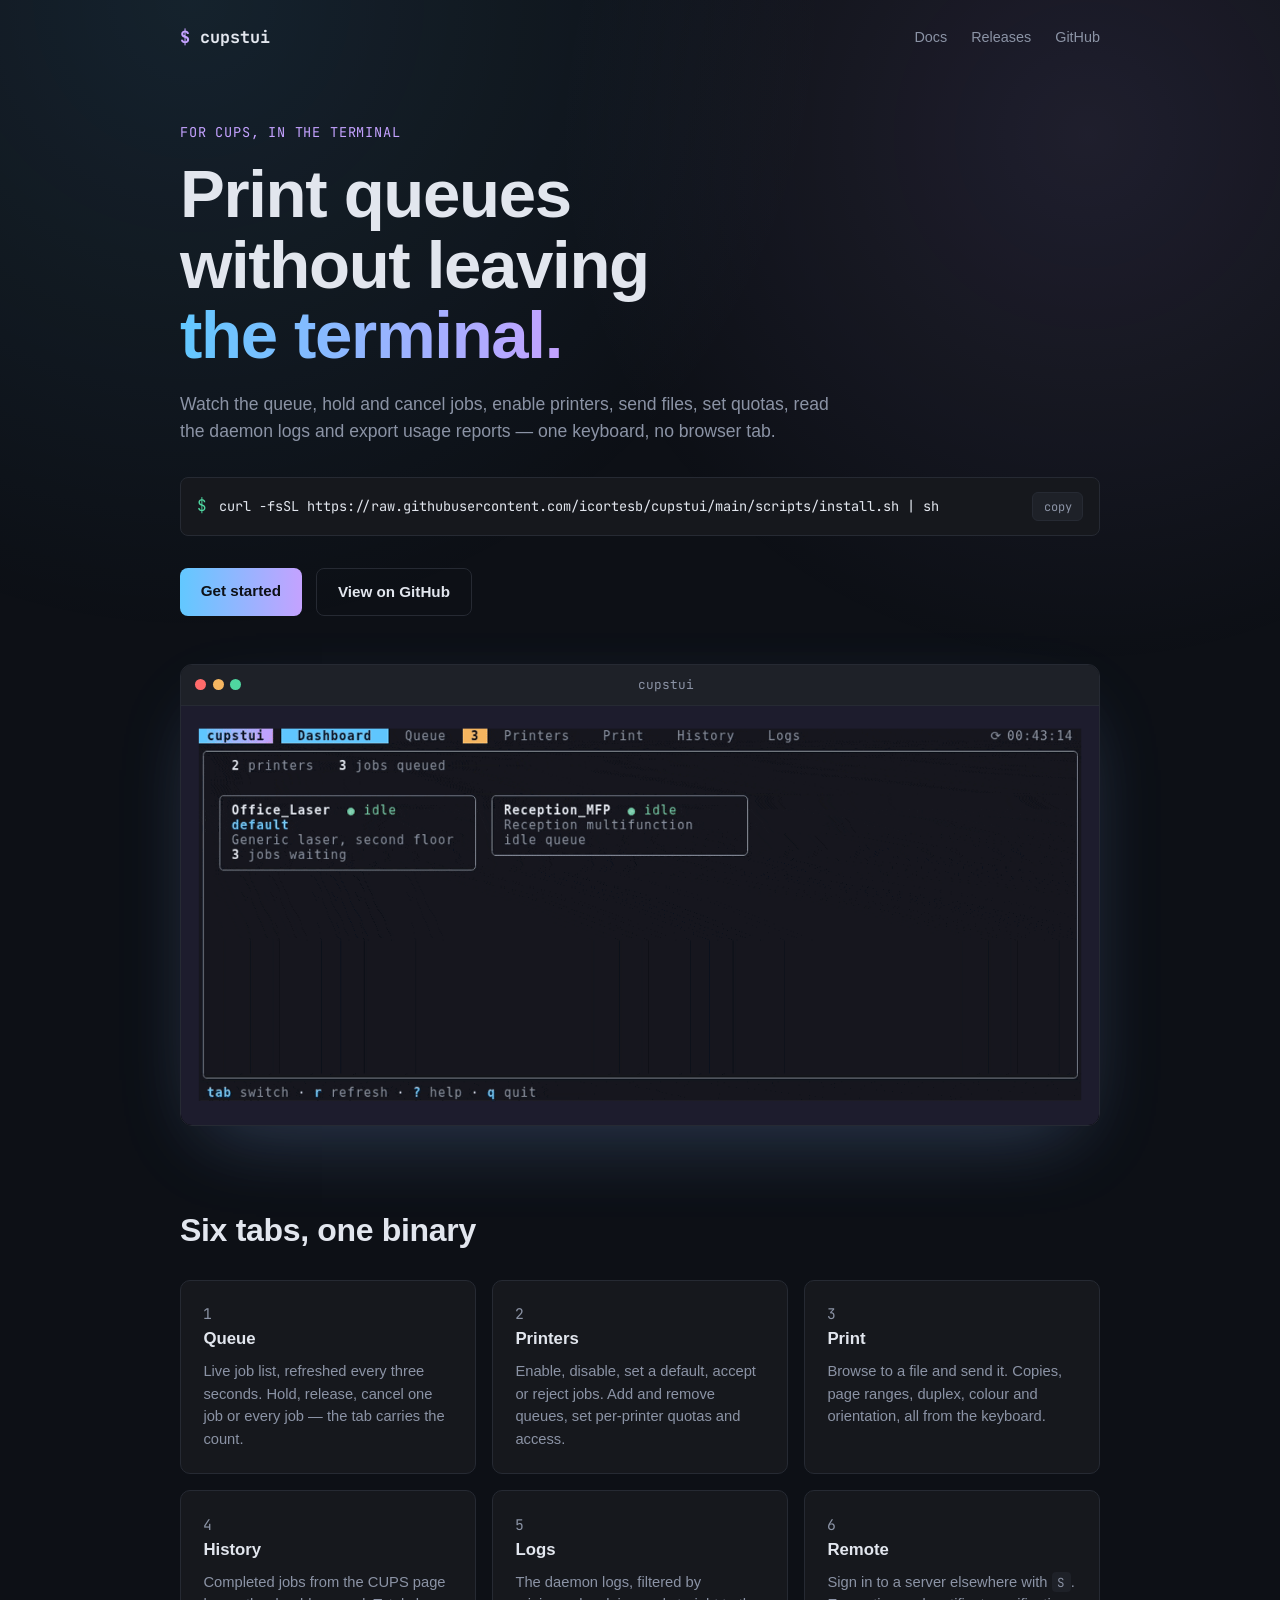
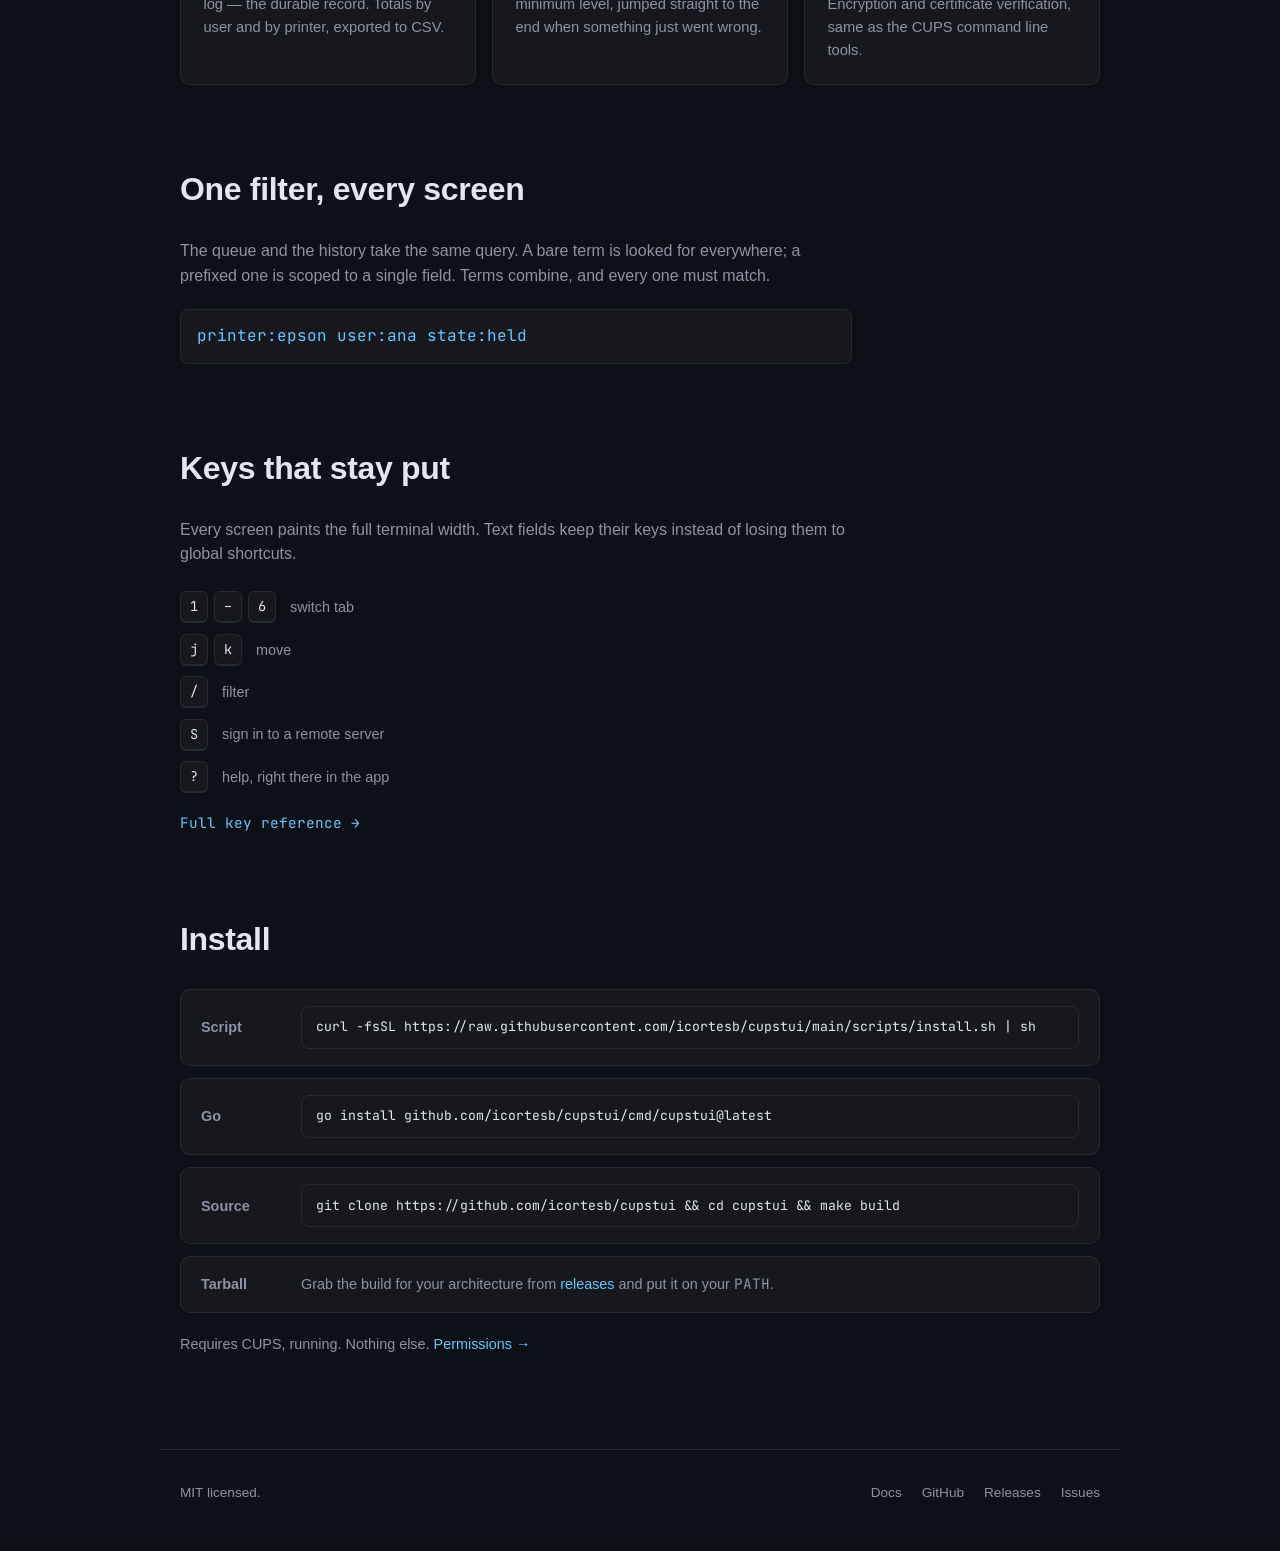
<file: landing/index.html>
<!doctype html>
<html lang="en">
<head>
<meta charset="utf-8">
<meta name="viewport" content="width=device-width, initial-scale=1">
<title>cupstui — a terminal interface for CUPS</title>
<meta name="description" content="Watch the print queue, cancel and hold jobs, manage printers, send files, set quotas, read the daemon logs and export usage reports — without leaving the terminal.">
<meta property="og:title" content="cupstui — a terminal interface for CUPS">
<meta property="og:description" content="Watch the print queue, cancel and hold jobs, manage printers, send files, set quotas, read the daemon logs and export usage reports — without leaving the terminal.">
<meta property="og:type" content="website">
<meta property="og:image" content="assets/demo.gif">
<meta name="theme-color" content="#0d1016">
<link rel="icon" href="assets/favicon.svg" type="image/svg+xml">
<link rel="alternate icon" href="assets/favicon.ico">
<link rel="apple-touch-icon" href="assets/apple-touch-icon.png">
<link rel="preconnect" href="https://fonts.googleapis.com">
<link rel="preconnect" href="https://fonts.gstatic.com" crossorigin>
<link href="https://fonts.googleapis.com/css2?family=JetBrains+Mono:wght@400;500;600;700;800&display=swap" rel="stylesheet">
<link rel="stylesheet" href="styles.css">
<link rel="canonical" href="https://icortesb.github.io/cupstui-web/">
<script type="application/ld+json">
{
  "@context": "https://schema.org",
  "@type": "SoftwareApplication",
  "name": "cupstui",
  "applicationCategory": "UtilitiesApplication",
  "operatingSystem": "Linux, BSD",
  "description": "A terminal interface for CUPS. Watch the print queue, cancel and hold jobs, enable and disable printers, send files, add and remove queues, set per-printer quotas, read the daemon logs and export a usage report — without leaving the terminal.",
  "url": "https://icortesb.github.io/cupstui-web/",
  "downloadUrl": "https://github.com/icortesb/cupstui/releases",
  "codeRepository": "https://github.com/icortesb/cupstui",
  "softwareHelp": "https://icortesb.github.io/cupstui-web/docs/",
  "license": "https://github.com/icortesb/cupstui/blob/main/LICENSE",
  "programmingLanguage": "Go",
  "offers": {
    "@type": "Offer",
    "price": "0",
    "priceCurrency": "USD"
  }
}
</script>
</head>
<body>

<div class="noise" aria-hidden="true"></div>

<header class="nav">
  <a class="nav__brand" href="#top">
    <span class="nav__prompt">$</span> cupstui
  </a>
  <nav class="nav__links">
    <a href="docs/">Docs</a>
    <a href="https://github.com/icortesb/cupstui/releases">Releases</a>
    <a href="https://github.com/icortesb/cupstui">GitHub</a>
  </nav>
</header>

<main id="top">

  <section class="hero">
    <p class="hero__kicker">for CUPS, in the terminal</p>
    <h1 class="hero__title">
      Print queues<br>
      without leaving<br>
      <span class="hero__gradient">the terminal.</span>
    </h1>
    <p class="hero__lede">
      Watch the queue, hold and cancel jobs, enable printers, send files,
      set quotas, read the daemon logs and export usage reports — one
      keyboard, no browser tab.
    </p>

    <div class="install" role="group" aria-label="Install command">
      <div class="install__scroll">
        <span class="install__prompt">$</span>
        <code id="install-cmd">curl -fsSL https://raw.githubusercontent.com/icortesb/cupstui/main/scripts/install.sh | sh</code>
      </div>
      <button class="install__copy" id="copy-btn" type="button" aria-label="Copy install command">copy</button>
    </div>

    <div class="hero__ctas">
      <a class="btn btn--primary" href="docs/getting-started/installation">Get started</a>
      <a class="btn btn--ghost" href="https://github.com/icortesb/cupstui">View on GitHub</a>
    </div>
  </section>

  <section class="demo">
    <div class="terminal">
      <div class="terminal__bar">
        <span class="dot dot--red"></span>
        <span class="dot dot--yellow"></span>
        <span class="dot dot--green"></span>
        <span class="terminal__title">cupstui</span>
      </div>
      <img class="terminal__gif" src="assets/demo.gif" alt="Recording of cupstui: the print queue tab with a scoped filter, then the printers tab." width="1140" height="520" loading="eager">
    </div>
  </section>

  <section class="features">
    <h2 class="section-title">Six tabs, one binary</h2>
    <div class="grid">
      <article class="card">
        <p class="card__tag">1</p>
        <h3>Queue</h3>
        <p>Live job list, refreshed every three seconds. Hold, release, cancel one job or every job — the tab carries the count.</p>
      </article>
      <article class="card">
        <p class="card__tag">2</p>
        <h3>Printers</h3>
        <p>Enable, disable, set a default, accept or reject jobs. Add and remove queues, set per-printer quotas and access.</p>
      </article>
      <article class="card">
        <p class="card__tag">3</p>
        <h3>Print</h3>
        <p>Browse to a file and send it. Copies, page ranges, duplex, colour and orientation, all from the keyboard.</p>
      </article>
      <article class="card">
        <p class="card__tag">4</p>
        <h3>History</h3>
        <p>Completed jobs from the CUPS page log — the durable record. Totals by user and by printer, exported to CSV.</p>
      </article>
      <article class="card">
        <p class="card__tag">5</p>
        <h3>Logs</h3>
        <p>The daemon logs, filtered by minimum level, jumped straight to the end when something just went wrong.</p>
      </article>
      <article class="card">
        <p class="card__tag">6</p>
        <h3>Remote</h3>
        <p>Sign in to a server elsewhere with <code>S</code>. Encryption and certificate verification, same as the CUPS command line tools.</p>
      </article>
    </div>
  </section>

  <section class="filter">
    <h2 class="section-title">One filter, every screen</h2>
    <p class="filter__lede">
      The queue and the history take the same query. A bare term is looked
      for everywhere; a prefixed one is scoped to a single field. Terms
      combine, and every one must match.
    </p>
    <pre class="filter__example"><code>printer:epson user:ana state:held</code></pre>
  </section>

  <section class="keys">
    <h2 class="section-title">Keys that stay put</h2>
    <p class="keys__lede">Every screen paints the full terminal width. Text fields keep their keys instead of losing them to global shortcuts.</p>
    <div class="keycap-row">
      <span class="keycap">1</span><span class="keycap">–</span><span class="keycap">6</span>
      <span class="keycap-label">switch tab</span>
    </div>
    <div class="keycap-row">
      <span class="keycap">j</span><span class="keycap">k</span>
      <span class="keycap-label">move</span>
    </div>
    <div class="keycap-row">
      <span class="keycap">/</span>
      <span class="keycap-label">filter</span>
    </div>
    <div class="keycap-row">
      <span class="keycap">S</span>
      <span class="keycap-label">sign in to a remote server</span>
    </div>
    <div class="keycap-row">
      <span class="keycap">?</span>
      <span class="keycap-label">help, right there in the app</span>
    </div>
    <a class="keys__more" href="docs/usage/keys">Full key reference →</a>
  </section>

  <section class="install-full">
    <h2 class="section-title">Install</h2>
    <div class="install-list">
      <div class="install-option">
        <h3>Script</h3>
        <pre><code>curl -fsSL https://raw.githubusercontent.com/icortesb/cupstui/main/scripts/install.sh | sh</code></pre>
      </div>
      <div class="install-option">
        <h3>Go</h3>
        <pre><code>go install github.com/icortesb/cupstui/cmd/cupstui@latest</code></pre>
      </div>
      <div class="install-option">
        <h3>Source</h3>
        <pre><code>git clone https://github.com/icortesb/cupstui &amp;&amp; cd cupstui &amp;&amp; make build</code></pre>
      </div>
      <div class="install-option">
        <h3>Tarball</h3>
        <p>Grab the build for your architecture from <a href="https://github.com/icortesb/cupstui/releases">releases</a> and put it on your <code>PATH</code>.</p>
      </div>
    </div>
    <p class="install-req">Requires CUPS, running. Nothing else. <a href="docs/getting-started/requirements">Permissions →</a></p>
  </section>

</main>

<footer class="footer">
  <div class="footer__row">
    <span>MIT licensed.</span>
    <div class="footer__links">
      <a href="docs/">Docs</a>
      <a href="https://github.com/icortesb/cupstui">GitHub</a>
      <a href="https://github.com/icortesb/cupstui/releases">Releases</a>
      <a href="https://github.com/icortesb/cupstui/issues">Issues</a>
    </div>
  </div>
</footer>

<script src="script.js"></script>
</body>
</html>
</file>
<file: landing/styles.css>
:root {
  --bg: #0d1016;
  --bg-alt: #16181d;
  --bg-alt2: #1e2128;
  --text: #e2e6ee;
  --muted: #8b93a5;
  --accent: #62c8ff;
  --accent2: #c4a2ff;
  --ok: #4fd6a0;
  --warn: #f5b661;
  --err: #ff6b6b;
  --border: #262a33;
  --mono: 'JetBrains Mono', ui-monospace, SFMono-Regular, Menlo, Consolas, monospace;
  --sans: -apple-system, BlinkMacSystemFont, 'Segoe UI', Roboto, Helvetica, Arial, sans-serif;
  --max: 960px;
}

* { box-sizing: border-box; }

html { color-scheme: dark; }

body {
  margin: 0;
  background: var(--bg);
  color: var(--text);
  font-family: var(--sans);
  line-height: 1.55;
  -webkit-font-smoothing: antialiased;
}

.noise {
  position: fixed;
  inset: 0;
  pointer-events: none;
  z-index: 0;
  background:
    radial-gradient(circle at 15% 0%, rgba(98, 200, 255, 0.10), transparent 45%),
    radial-gradient(circle at 85% 15%, rgba(196, 162, 255, 0.10), transparent 40%);
}

a { color: var(--accent); text-decoration: none; }
a:hover { text-decoration: underline; }

code, pre {
  font-family: var(--mono);
}

pre {
  margin: 0;
  padding: 0.9rem 1rem;
  background: var(--bg-alt);
  border: 1px solid var(--border);
  border-radius: 8px;
  overflow-x: auto;
  font-size: 0.85rem;
  color: var(--text);
}

pre code { background: none; padding: 0; }

.nav {
  position: relative;
  z-index: 1;
  max-width: var(--max);
  margin: 0 auto;
  padding: 1.5rem 1.25rem 0;
  display: flex;
  align-items: center;
  justify-content: space-between;
}

.nav__brand {
  font-family: var(--mono);
  font-weight: 700;
  font-size: 1.05rem;
  color: var(--text);
}
.nav__brand:hover { text-decoration: none; color: var(--accent); }
.nav__prompt { color: var(--accent2); }

.nav__links {
  display: flex;
  gap: 1.5rem;
  font-size: 0.9rem;
}
.nav__links a { color: var(--muted); }
.nav__links a:hover { color: var(--text); text-decoration: none; }

main { position: relative; z-index: 1; }

.hero {
  max-width: var(--max);
  margin: 0 auto;
  padding: 4.5rem 1.25rem 3rem;
}

.hero__kicker {
  font-family: var(--mono);
  color: var(--accent2);
  font-size: 0.85rem;
  letter-spacing: 0.06em;
  text-transform: uppercase;
  margin: 0 0 1rem;
}

.hero__title {
  font-size: clamp(2.4rem, 6vw, 4.2rem);
  line-height: 1.05;
  margin: 0 0 1.25rem;
  font-weight: 800;
  letter-spacing: -0.02em;
}

.hero__gradient {
  background: linear-gradient(90deg, var(--accent), var(--accent2));
  -webkit-background-clip: text;
  background-clip: text;
  color: transparent;
}

.hero__lede {
  max-width: 42rem;
  color: var(--muted);
  font-size: 1.1rem;
  margin: 0 0 2rem;
}

.install {
  display: flex;
  align-items: center;
  gap: 0.75rem;
  max-width: 100%;
  background: var(--bg-alt);
  border: 1px solid var(--border);
  border-radius: 8px;
  padding: 0.85rem 1rem;
  margin-bottom: 2rem;
  cursor: pointer;
}
.install:hover { border-color: var(--accent); }

.install__scroll {
  display: flex;
  align-items: center;
  gap: 0.75rem;
  overflow-x: auto;
  min-width: 0;
}

.install__prompt { color: var(--ok); font-family: var(--mono); flex-shrink: 0; }
.install code {
  font-size: 0.85rem;
  color: var(--text);
  white-space: nowrap;
}
.install__copy {
  margin-left: auto;
  flex-shrink: 0;
  background: var(--bg-alt2);
  border: 1px solid var(--border);
  color: var(--muted);
  font-family: var(--mono);
  font-size: 0.75rem;
  padding: 0.35rem 0.65rem;
  border-radius: 6px;
  cursor: pointer;
}
.install__copy:hover { color: var(--text); border-color: var(--accent); }

.hero__ctas {
  display: flex;
  gap: 0.9rem;
  flex-wrap: wrap;
}

.btn {
  display: inline-block;
  padding: 0.7rem 1.3rem;
  border-radius: 8px;
  font-weight: 600;
  font-size: 0.95rem;
}
.btn:hover { text-decoration: none; }

.btn--primary {
  background: linear-gradient(90deg, var(--accent), var(--accent2));
  color: #0d1016;
}
.btn--primary:hover { filter: brightness(1.08); }

.btn--ghost {
  border: 1px solid var(--border);
  color: var(--text);
}
.btn--ghost:hover { border-color: var(--accent); color: var(--accent); }

.demo {
  max-width: var(--max);
  margin: 0 auto;
  padding: 0 1.25rem 5rem;
}

.terminal {
  border-radius: 12px;
  overflow: hidden;
  border: 1px solid var(--border);
  box-shadow: 0 30px 80px -20px rgba(98, 200, 255, 0.15), 0 30px 80px -30px rgba(196, 162, 255, 0.15);
}

.terminal__bar {
  display: flex;
  align-items: center;
  gap: 0.4rem;
  padding: 0.65rem 0.9rem;
  background: var(--bg-alt2);
  border-bottom: 1px solid var(--border);
}
.dot { width: 11px; height: 11px; border-radius: 50%; display: inline-block; }
.dot--red { background: var(--err); }
.dot--yellow { background: var(--warn); }
.dot--green { background: var(--ok); }
.terminal__title {
  margin: 0 auto;
  font-family: var(--mono);
  font-size: 0.8rem;
  color: var(--muted);
}
.terminal__gif { display: block; width: 100%; height: auto; background: #000; }

.section-title {
  font-size: clamp(1.5rem, 3vw, 2rem);
  margin: 0 0 1.5rem;
  font-weight: 700;
  letter-spacing: -0.01em;
}

.features {
  max-width: var(--max);
  margin: 0 auto;
  padding: 0 1.25rem 5rem;
}

.grid {
  display: grid;
  grid-template-columns: repeat(auto-fit, minmax(240px, 1fr));
  gap: 1rem;
}

.card {
  background: var(--bg-alt);
  border: 1px solid var(--border);
  border-radius: 10px;
  padding: 1.4rem;
  transition: border-color 0.15s ease;
}
.card:hover { border-color: var(--accent); }
.card__tag {
  font-family: var(--mono);
  color: var(--accent2);
  font-size: 0.8rem;
  margin: 0 0 0.5rem;
}
.card h3 { margin: 0 0 0.5rem; font-size: 1.05rem; }
.card p { margin: 0; color: var(--muted); font-size: 0.92rem; }
.card code {
  background: var(--bg-alt2);
  padding: 0.1rem 0.35rem;
  border-radius: 4px;
  font-size: 0.85em;
}

.filter {
  max-width: var(--max);
  margin: 0 auto;
  padding: 0 1.25rem 5rem;
}
.filter__lede {
  max-width: 42rem;
  color: var(--muted);
  margin: 0 0 1.25rem;
}
.filter__example {
  max-width: 42rem;
  font-size: 1rem;
  color: var(--accent);
}

.keys {
  max-width: var(--max);
  margin: 0 auto;
  padding: 0 1.25rem 5rem;
}
.keys__lede {
  max-width: 42rem;
  color: var(--muted);
  margin: 0 0 1.5rem;
}
.keycap-row {
  display: flex;
  align-items: center;
  gap: 0.4rem;
  margin-bottom: 0.65rem;
}
.keycap {
  font-family: var(--mono);
  background: var(--bg-alt);
  border: 1px solid var(--border);
  border-bottom-width: 2px;
  border-radius: 6px;
  padding: 0.25rem 0.55rem;
  font-size: 0.85rem;
  color: var(--text);
}
.keycap-label { color: var(--muted); font-size: 0.9rem; margin-left: 0.5rem; }
.keys__more { display: inline-block; margin-top: 0.5rem; font-family: var(--mono); font-size: 0.9rem; }

.install-full {
  max-width: var(--max);
  margin: 0 auto;
  padding: 0 1.25rem 5rem;
}
.install-list {
  display: flex;
  flex-direction: column;
  gap: 0.75rem;
  margin-bottom: 1.25rem;
}
.install-option {
  display: flex;
  align-items: center;
  gap: 1.25rem;
  background: var(--bg-alt);
  border: 1px solid var(--border);
  border-radius: 10px;
  padding: 1rem 1.25rem;
}
.install-option h3 {
  flex: 0 0 5rem;
  margin: 0;
  font-size: 0.9rem;
  color: var(--muted);
  font-weight: 600;
}
.install-option pre {
  flex: 1 1 auto;
  min-width: 0;
  font-size: 0.82rem;
  padding: 0.65rem 0.85rem;
  position: relative;
  cursor: pointer;
  transition: border-color 0.15s;
}
.install-option pre:hover,
.install-option pre:focus-visible { border-color: var(--accent); }
.install-option pre::after {
  content: 'click to copy';
  position: absolute;
  top: 0.5rem;
  right: 0.75rem;
  font-size: 0.7rem;
  font-family: var(--sans);
  color: var(--muted);
  opacity: 0;
  transition: opacity 0.15s;
}
.install-option pre:hover::after,
.install-option pre:focus-visible::after { opacity: 1; }
.install-option pre.copied::after { content: 'copied!'; color: var(--ok); opacity: 1; }
.install-option p { flex: 1 1 auto; margin: 0; font-size: 0.9rem; color: var(--muted); }
.install-req { color: var(--muted); font-size: 0.9rem; }

@media (max-width: 640px) {
  .install-option { flex-direction: column; align-items: flex-start; gap: 0.6rem; }
  .install-option h3 { flex: none; }
  .install-option pre { width: 100%; }
}

.footer {
  max-width: var(--max);
  margin: 0 auto;
  padding: 2rem 1.25rem 3rem;
  border-top: 1px solid var(--border);
}
.footer__row {
  display: flex;
  justify-content: space-between;
  align-items: center;
  flex-wrap: wrap;
  gap: 1rem;
  color: var(--muted);
  font-size: 0.85rem;
}
.footer__links { display: flex; gap: 1.25rem; }
.footer__links a { color: var(--muted); }
.footer__links a:hover { color: var(--text); }

@media (max-width: 640px) {
  .nav__links { gap: 1rem; font-size: 0.82rem; }
}
</file>
